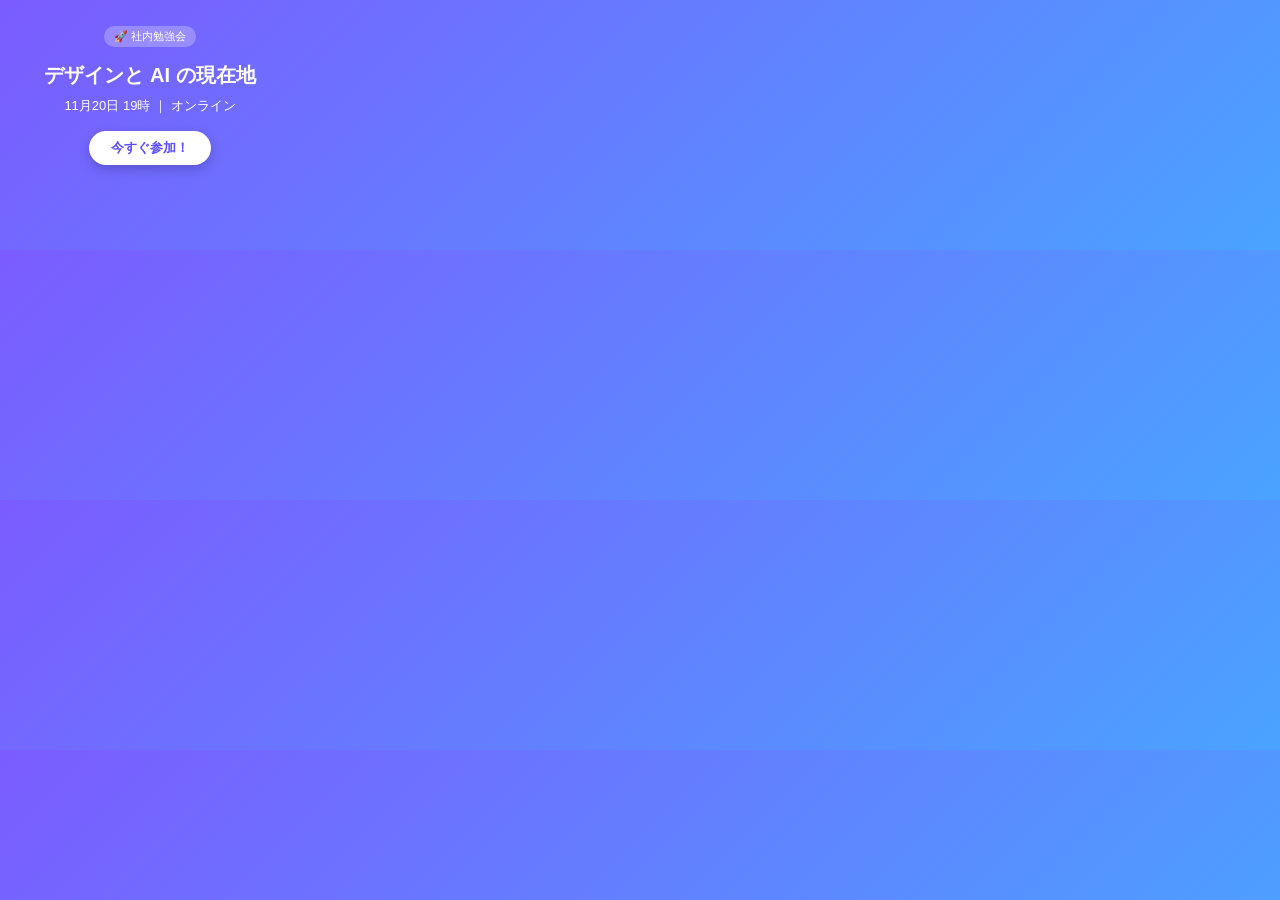
<file: plugin/benchmark-starter/cases/starter-banner-bad/work/banner/index.html>
<!doctype html>
<html lang="ja"><head><meta charset="utf-8"><meta name="viewport" content="width=device-width,initial-scale=1">
<style>*{box-sizing:border-box;margin:0;padding:0}body{width:300px;height:250px;background:linear-gradient(135deg,#7b5cff,#4aa3ff);color:#fff;font-family:"Hiragino Sans",sans-serif;text-align:center;padding:26px 16px}
.badge{display:inline-block;font-size:11px;background:rgba(255,255,255,.25);border-radius:999px;padding:3px 10px}
h1{margin-top:14px;font-size:20px;line-height:1.4}
p{font-size:13px;margin-top:8px}
.btn{display:inline-block;margin-top:16px;background:#fff;color:#5b4cff;border-radius:999px;padding:8px 22px;font-size:13px;font-weight:700;box-shadow:0 4px 12px rgba(0,0,0,.2)}</style></head>
<body><span class="badge">🚀 社内勉強会</span><h1>デザインと AI の現在地</h1><p>11月20日 19時 ｜ オンライン</p><span class="btn">今すぐ参加！</span></body></html>
</file>
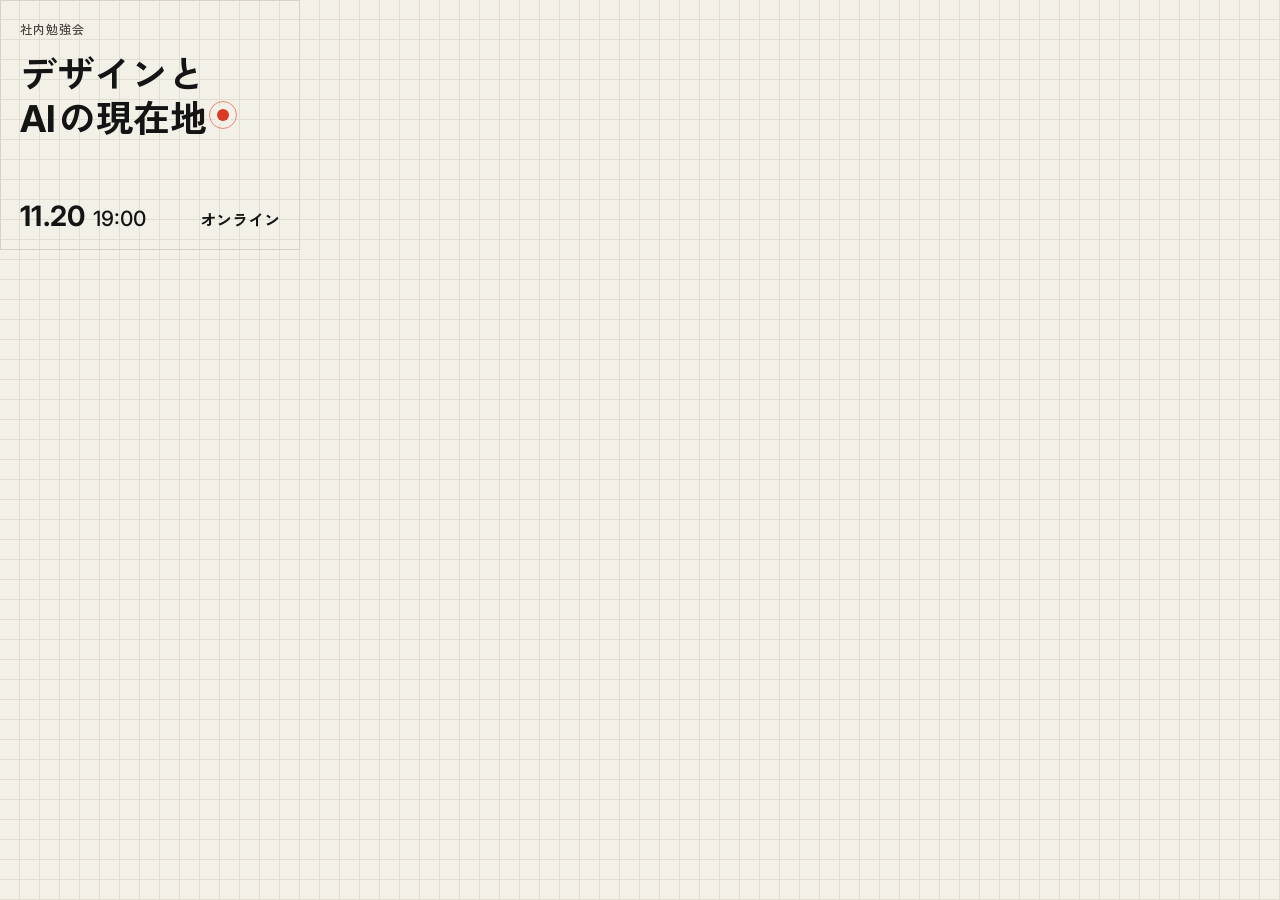
<file: plugin/benchmark-starter/cases/starter-banner-good/work/banner/index.html>
<!doctype html>
<html lang="ja"><head><meta charset="utf-8"><meta name="viewport" content="width=device-width,initial-scale=1"><link rel="preconnect" href="https://fonts.googleapis.com"><link rel="preconnect" href="https://fonts.gstatic.com" crossorigin><link rel="stylesheet" href="https://fonts.googleapis.com/css2?family=Inter:wght@500;700&family=Zen+Kaku+Gothic+New:wght@500;700&display=swap">
<!-- 題の「現在地」を、地図の格子と現在地のマーカーで見せる。文字の段階は 12/16/21/28/37（比率 1.33） -->
<style>*{box-sizing:border-box;margin:0;padding:0}
:root{--paper:#f3f0e8;--ink:#141414;--grid:#e2ddd1;--pin:#d83b22;--sub:#4a4740}
body{width:300px;height:250px;background:var(--paper);color:var(--ink);font-family:"Inter","Zen Kaku Gothic New",sans-serif;padding:20px;display:flex;flex-direction:column;position:relative;overflow:hidden;
  background-image:linear-gradient(var(--grid) 1px,transparent 1px),linear-gradient(90deg,var(--grid) 1px,transparent 1px);background-size:20px 20px;background-position:-1px -1px;box-shadow:inset 0 0 0 1px #d8d2c4}
.label{font-size:12px;font-weight:500;letter-spacing:.08em;color:var(--sub)}
h1{margin-top:16px;font-size:37px;font-weight:700;line-height:1.2;font-feature-settings:"palt";letter-spacing:0;word-break:auto-phrase}
h1 .lat{margin-right:.08em}
.pin{display:inline-block;position:relative;width:12px;height:12px;margin-left:10px;vertical-align:.32em}
.pin::before{content:"";position:absolute;inset:0;border-radius:50%;background:var(--pin);box-shadow:0 0 0 3px var(--paper)}
.pin::after{content:"";position:absolute;inset:-8px;border-radius:50%;border:1px solid var(--pin);opacity:.55}
.meta{margin-top:auto;display:flex;align-items:baseline;gap:8px}
.date{font-size:28px;font-weight:700;letter-spacing:.01em;line-height:1}
.time{font-size:21px;font-weight:500;line-height:1}
.place{margin-left:auto;font-size:16px;font-weight:700;line-height:1}</style></head>
<body><p class="label">社内勉強会</p>
<h1>デザインと<br><span class="lat">AI</span>の現在地<span class="pin" aria-hidden="true"></span></h1>
<div class="meta"><p class="date">11.20</p><p class="time">19:00</p><p class="place">オンライン</p></div></body></html>
</file>
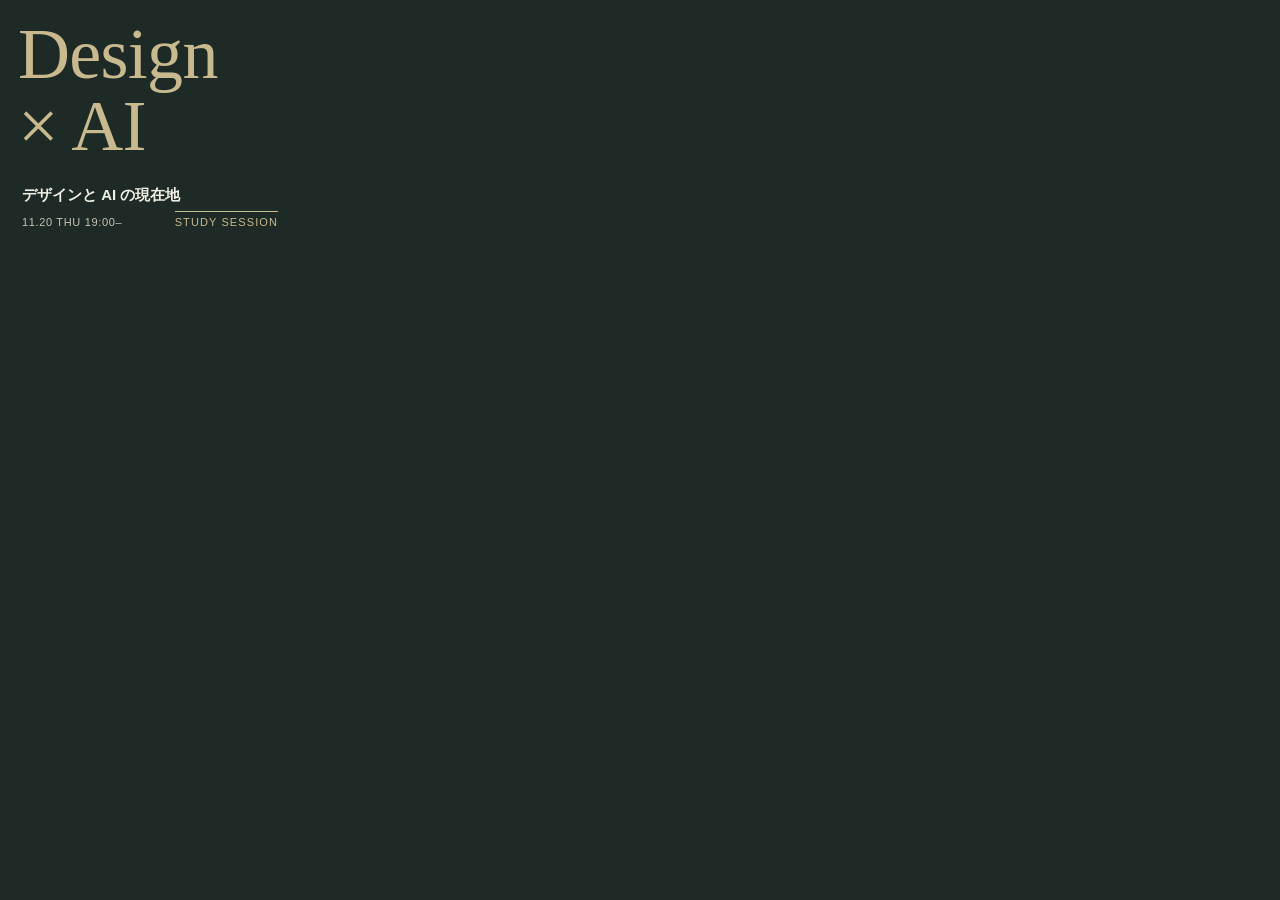
<file: plugin/benchmark-starter/cases/starter-banner-near/work/banner/index.html>
<!doctype html>
<html lang="ja"><head><meta charset="utf-8"><style>
  html, body { margin: 0; }
  body { width: 300px; height: 250px; overflow: hidden; background: #1d2a26; color: #f2efe6; font-family: "Hiragino Sans", sans-serif; }
  .wrap { position: relative; box-sizing: border-box; width: 300px; height: 250px; padding: 22px; }
  .big { position: absolute; left: 18px; top: 18px; font-family: "Hiragino Mincho ProN", serif; font-size: 72px; line-height: 1; letter-spacing: -.01em; color: #c9b98f; }
  .big span { display: block; }
  .title { position: absolute; left: 22px; bottom: 44px; font-size: 15px; line-height: 1.5; font-weight: 600; }
  .date { position: absolute; left: 22px; bottom: 22px; font-size: 11px; letter-spacing: .06em; color: #c9c4b4; }
  .tag { position: absolute; right: 22px; bottom: 22px; font-size: 11px; letter-spacing: .1em; color: #c9b98f; border-top: 1px solid #c9b98f; padding-top: 4px; }
</style></head><body>
<div class="wrap">
  <div class="big"><span>Design</span><span>× AI</span></div>
  <div class="title">デザインと AI の現在地</div>
  <div class="date">11.20 THU 19:00–</div>
  <div class="tag">STUDY SESSION</div>
</div>
</body></html>
</file>
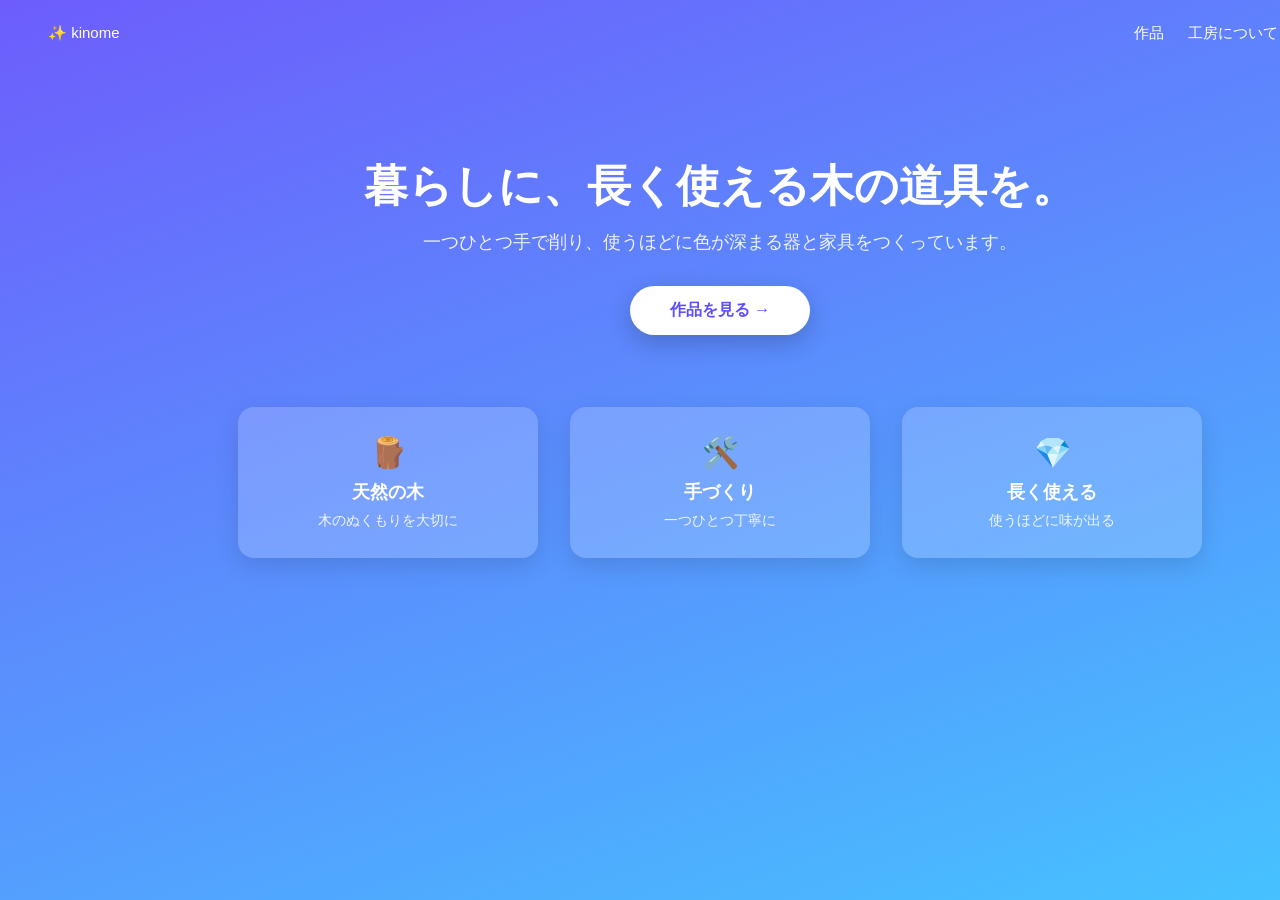
<file: plugin/benchmark-starter/cases/starter-lp-bad/work/lp/index.html>
<!doctype html>
<html lang="ja"><head><meta charset="utf-8"><meta name="viewport" content="width=device-width,initial-scale=1">
<style>*{box-sizing:border-box;margin:0;padding:0}body{width:1440px;height:900px;background:linear-gradient(160deg,#6d5dfc,#46c2ff);color:#fff;font-family:"Hiragino Sans",sans-serif;text-align:center;overflow:hidden}
header{display:flex;justify-content:space-between;padding:24px 48px;font-size:15px}
nav span{margin-left:24px}
h1{margin-top:90px;font-size:44px}
.sub{margin-top:14px;font-size:18px;opacity:.9}
.btn{display:inline-block;margin-top:32px;background:#fff;color:#5b4cff;border-radius:999px;padding:14px 40px;font-weight:700;box-shadow:0 8px 24px rgba(0,0,0,.2)}
.cards{display:grid;grid-template-columns:repeat(3,300px);gap:32px;justify-content:center;margin-top:72px}
.card{background:rgba(255,255,255,.18);border-radius:16px;padding:28px;box-shadow:0 8px 24px rgba(0,0,0,.12)}
.card b{display:block;font-size:30px}
.card h3{margin-top:10px;font-size:18px}
.card p{margin-top:8px;font-size:14px;opacity:.9}</style></head>
<body><header><span>✨ kinome</span><nav><span>作品</span><span>工房について</span><span>お問い合わせ</span></nav></header>
<h1>暮らしに、長く使える木の道具を。</h1><p class="sub">一つひとつ手で削り、使うほどに色が深まる器と家具をつくっています。</p><span class="btn">作品を見る →</span>
<div class="cards"><div class="card"><b>🪵</b><h3>天然の木</h3><p>木のぬくもりを大切に</p></div><div class="card"><b>🛠️</b><h3>手づくり</h3><p>一つひとつ丁寧に</p></div><div class="card"><b>💎</b><h3>長く使える</h3><p>使うほどに味が出る</p></div></div></body></html>
</file>
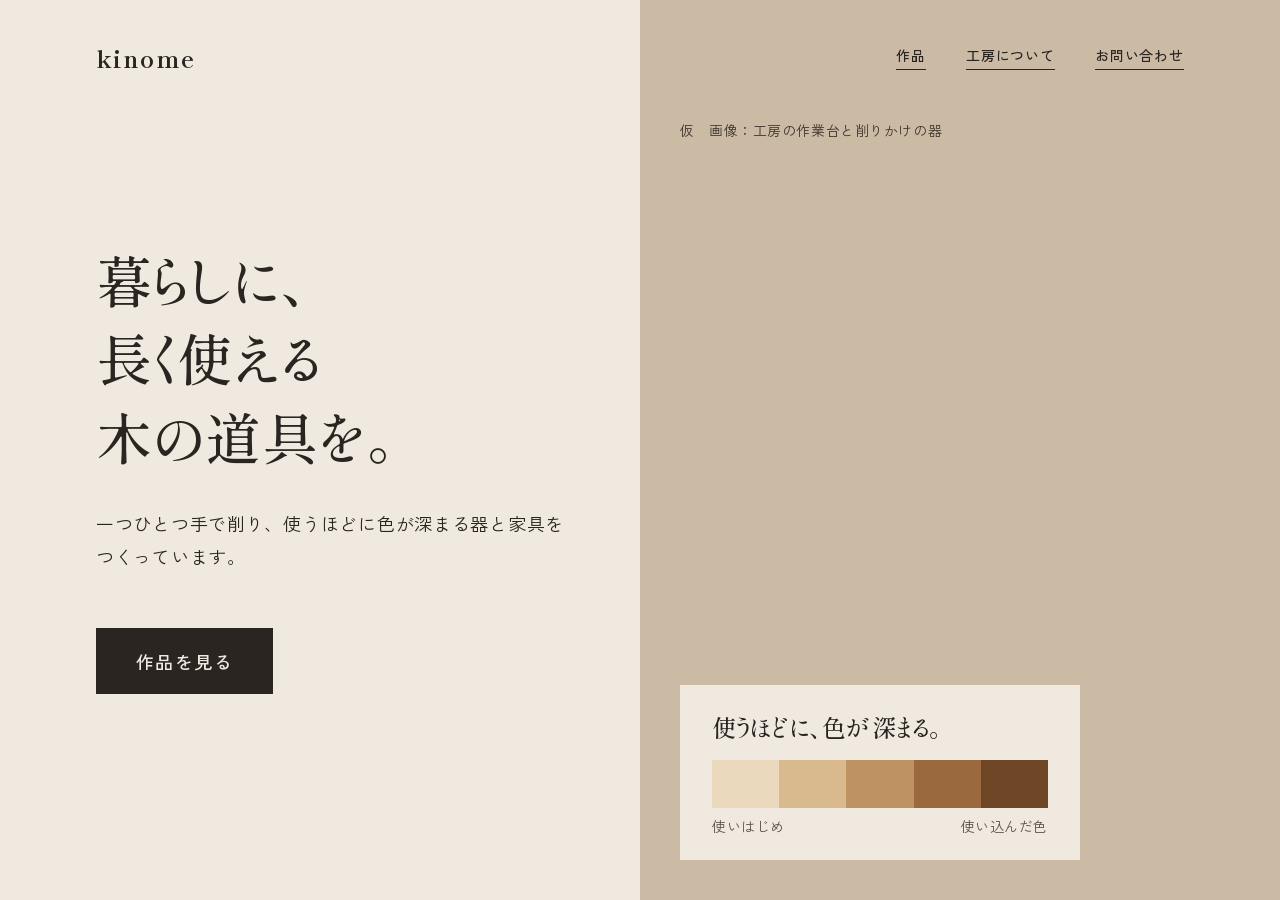
<file: plugin/benchmark-starter/cases/starter-lp-good/work/lp/index.html>
<!doctype html>
<html lang="ja"><head><meta charset="utf-8"><meta name="viewport" content="width=device-width,initial-scale=1"><link rel="preconnect" href="https://fonts.googleapis.com"><link rel="preconnect" href="https://fonts.gstatic.com" crossorigin><link rel="stylesheet" href="https://fonts.googleapis.com/css2?family=Shippori+Mincho+B1:wght@500;700&family=Zen+Kaku+Gothic+New:wght@400;500&display=swap">
<!-- 「使うほどに色が深まる」を、写真の上に置いた5段の木の色見本で見せる。文字の段階は 14/18/24/32/56（比率 1.33） -->
<style>*{box-sizing:border-box;margin:0;padding:0}
:root{--paper:#efe9e0;--ink:#2a2521;--sub:#5a5048;--photo:#cbbba5;--m:96px;
  --w1:#ead9bd;--w2:#d9b98e;--w3:#bf9262;--w4:#9a6a3e;--w5:#6e4626}
body{background:var(--paper);color:var(--ink);font-family:"Zen Kaku Gothic New",sans-serif;line-break:strict}
a{color:inherit;text-decoration:none}
.fv{position:relative;height:100vh;display:grid;grid-template-columns:1fr 640px}
header{position:absolute;inset:0 0 auto 0;display:flex;justify-content:space-between;align-items:center;padding:40px var(--m);z-index:2}
.logo{font-family:"Shippori Mincho B1",serif;font-size:24px;font-weight:700;letter-spacing:.06em}
nav{display:flex;gap:40px;font-size:14px;font-weight:500;letter-spacing:.06em}
nav a{padding-bottom:4px;border-bottom:1px solid currentColor}
.menu{display:none;font-size:14px;font-weight:500;letter-spacing:.06em;padding-bottom:4px;border-bottom:1px solid currentColor}
.copy{padding:240px 64px 96px var(--m)}
h1{font-family:"Shippori Mincho B1",serif;font-weight:500;font-size:56px;line-height:1.4;letter-spacing:.02em;font-feature-settings:"palt";word-break:auto-phrase}
.lead{margin-top:32px;max-width:36em;font-size:18px;line-height:1.8;letter-spacing:.04em;word-break:auto-phrase}
.btn{display:inline-block;margin-top:56px;background:var(--ink);color:var(--paper);padding:20px 40px;font-size:18px;font-weight:500;letter-spacing:.08em}
/* 写真の場所（仮）。右端と上下は画面の端まで */
.photo{position:relative;background:var(--photo);display:flex;flex-direction:column;justify-content:flex-end;padding:40px}
.photo .cap{position:absolute;top:120px;left:40px;font-size:14px;color:#3f362e;letter-spacing:.04em}
.aging{background:var(--paper);padding:24px 32px 24px;width:400px}
.aging p{font-family:"Shippori Mincho B1",serif;font-size:24px;font-weight:500;letter-spacing:.02em;font-feature-settings:"palt"}
.chips{margin-top:16px;display:grid;grid-template-columns:repeat(5,1fr);height:48px}
.chips i:nth-child(1){background:var(--w1)}.chips i:nth-child(2){background:var(--w2)}.chips i:nth-child(3){background:var(--w3)}.chips i:nth-child(4){background:var(--w4)}.chips i:nth-child(5){background:var(--w5)}
.ends{margin-top:8px;display:flex;justify-content:space-between;font-size:14px;color:var(--sub);letter-spacing:.04em}
@media (max-width:767px){
  :root{--m:24px}
  .fv{display:flex;flex-direction:column}
  header{position:static;padding:20px var(--m)}
  nav{display:none}
  .menu{display:inline-block}
  .copy{padding:32px var(--m) 40px}
  h1{font-size:32px}
  .lead{margin-top:24px;font-size:16px;max-width:22em}
  .btn{margin-top:32px;padding:16px 32px;font-size:16px}
  .photo{flex:1;min-height:0;padding:16px 24px}
  .photo .cap{top:16px;left:24px}
  .aging{width:auto;padding:12px 16px}
  .aging p{font-size:18px}
  .chips{margin-top:8px;height:24px}
}</style></head>
<body><section class="fv">
<header><p class="logo">kinome</p><nav><a href="#works">作品</a><a href="#works">工房について</a><a href="#works">お問い合わせ</a></nav><a class="menu" href="#works">メニュー</a></header>
<div class="copy"><h1>暮らしに、<br>長く使える<br>木の道具を。</h1><p class="lead">一つひとつ手で削り、使うほどに色が深まる器と家具をつくっています。</p>
<a class="btn" href="#works">作品を見る</a></div>
<div class="photo" data-provisional="image" data-label="画像：工房の作業台と削りかけの器" role="img" aria-label="仮の画像：工房の作業台と削りかけの器"><p class="cap">仮　画像：工房の作業台と削りかけの器</p>
<div class="aging"><p>使うほどに、色が深まる。</p><div class="chips" aria-hidden="true"><i></i><i></i><i></i><i></i><i></i></div><div class="ends"><span>使いはじめ</span><span>使い込んだ色</span></div></div></div>
</section></body></html>
</file>
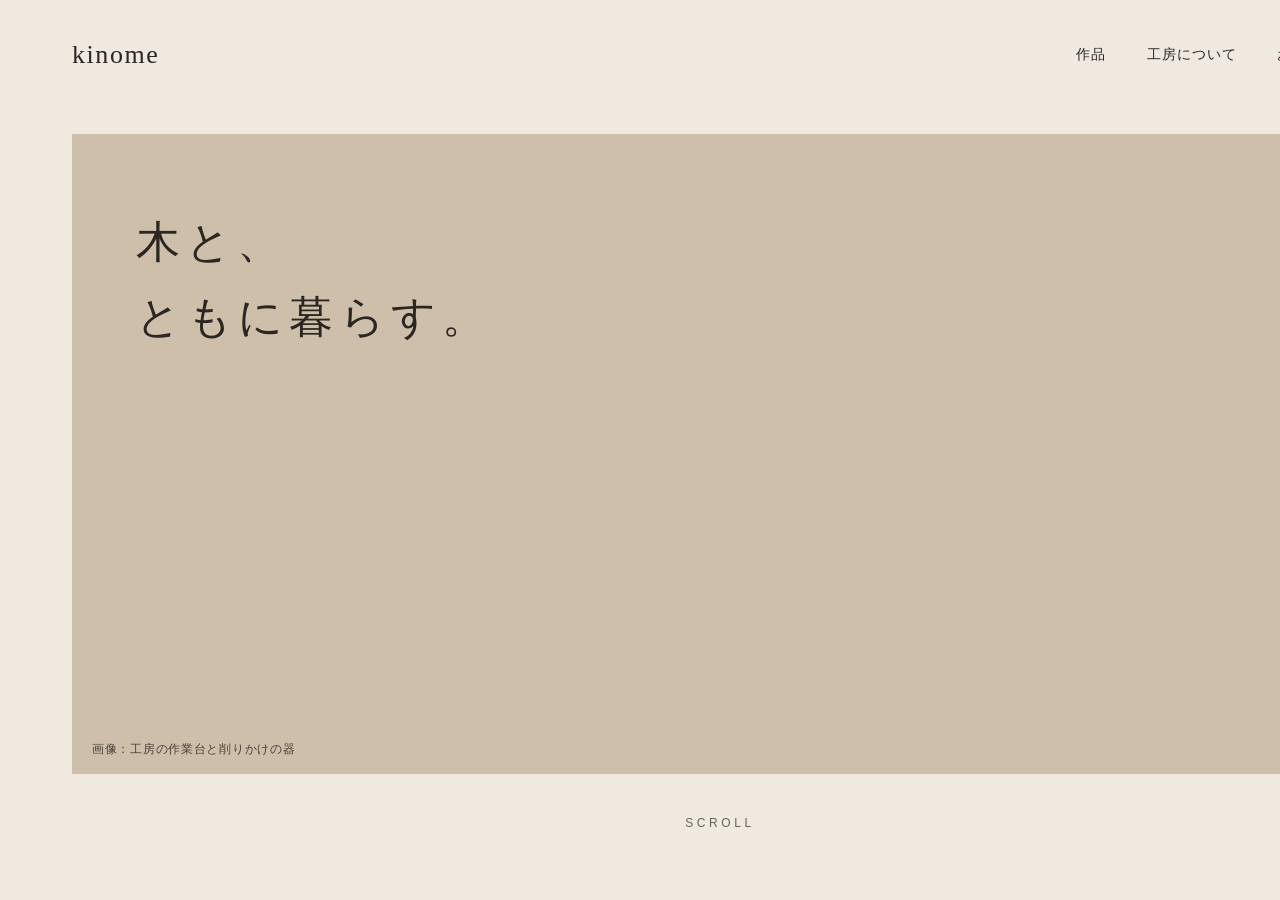
<file: plugin/benchmark-starter/cases/starter-lp-near/work/lp/index.html>
<!doctype html>
<html lang="ja"><head><meta charset="utf-8"><title>kinome</title><style>
  html, body { margin: 0; }
  body { width: 1440px; height: 900px; overflow: hidden; background: #efe9e0; color: #2a2622; font-family: "Hiragino Mincho ProN", serif; }
  nav { display: flex; justify-content: space-between; align-items: center; padding: 40px 72px; font-family: "Hiragino Sans", sans-serif; }
  .logo { font-family: "Hiragino Mincho ProN", serif; font-size: 26px; letter-spacing: .06em; }
  nav ul { display: flex; gap: 40px; margin: 0; padding: 0; list-style: none; font-size: 14px; letter-spacing: .08em; }
  .hero { position: relative; height: 740px; }
  .img { position: absolute; left: 72px; top: 24px; width: 1296px; height: 640px; background: #cdbfaa; }
  .img .cap { position: absolute; left: 20px; bottom: 16px; font-family: "Hiragino Sans", sans-serif; font-size: 12px; color: #4a4138; letter-spacing: .06em; }
  .copy { position: absolute; left: 136px; top: 96px; font-size: 44px; line-height: 1.7; letter-spacing: .14em; color: #2a2622; }
  .scroll { position: absolute; left: 50%; bottom: 20px; transform: translateX(-50%); font-family: "Hiragino Sans", sans-serif; font-size: 12px; letter-spacing: .3em; color: #6b6158; }
</style></head><body>
<nav><div class="logo">kinome</div><ul><li>作品</li><li>工房について</li><li>お問い合わせ</li></ul></nav>
<div class="hero">
  <div class="img" data-provisional="image" data-label="工房の作業台と削りかけの器"><span class="cap">画像：工房の作業台と削りかけの器</span></div>
  <div class="copy">木と、<br>ともに暮らす。</div>
  <div class="scroll">SCROLL</div>
</div>
</body></html>
</file>
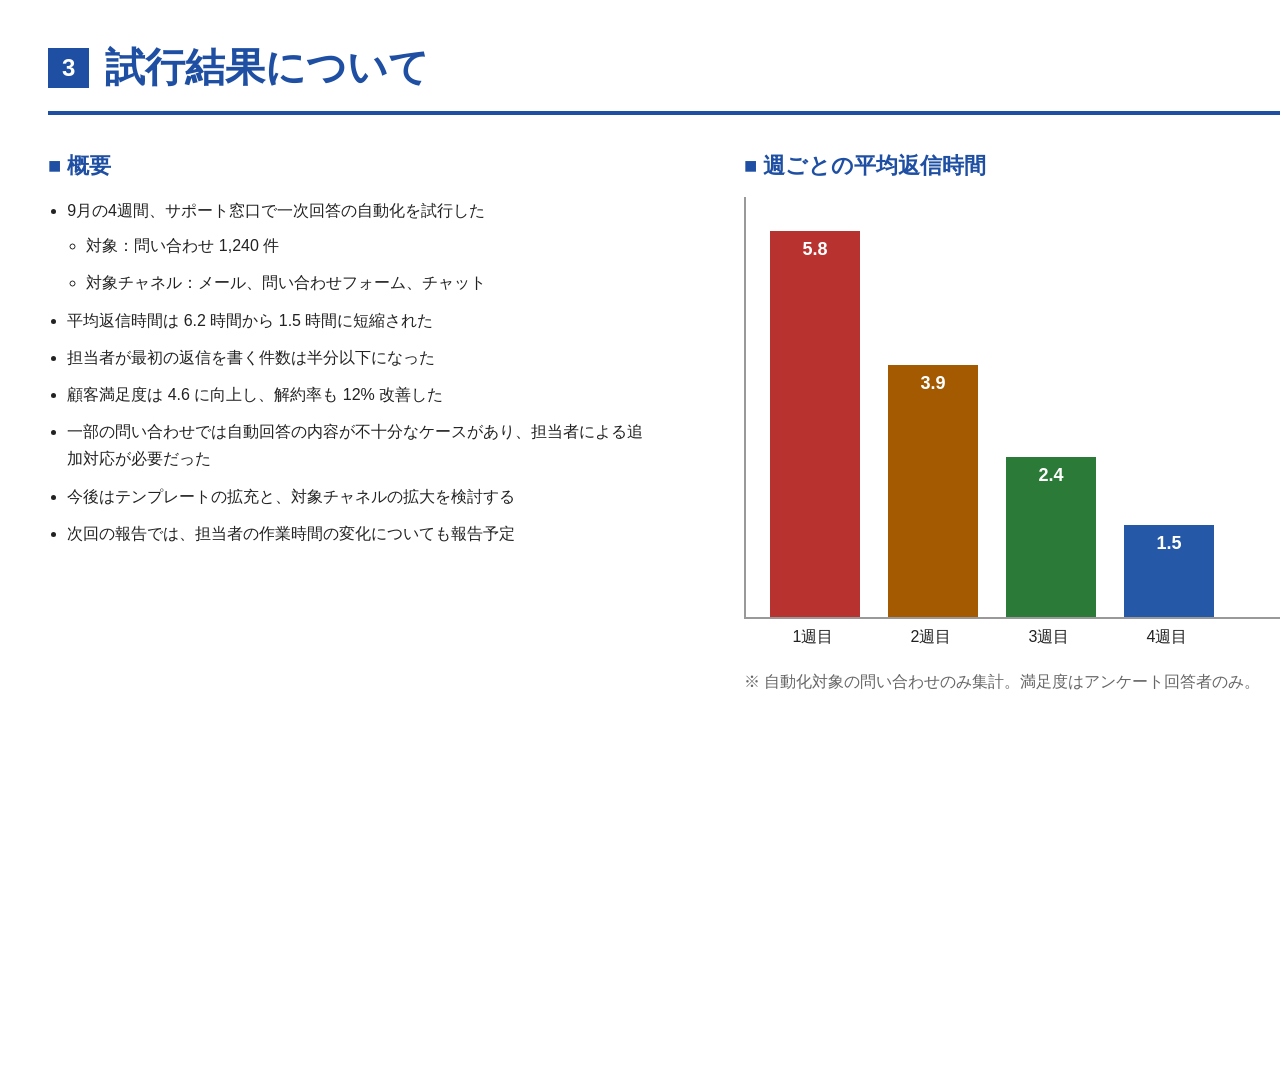
<file: plugin/benchmark-starter/cases/starter-slide-bad/work/slide/index.html>
<!doctype html>
<html lang="ja"><head><meta charset="utf-8"><style>
  html, body { margin: 0; }
  body { width: 1920px; height: 1080px; background: #ffffff; color: #222222; font-family: "Hiragino Sans", sans-serif; }
  .slide { box-sizing: border-box; width: 1920px; height: 1080px; padding: 40px 48px; }
  header { display: flex; align-items: center; gap: 16px; border-bottom: 4px solid #1e4fa3; padding-bottom: 16px; }
  header .num { background: #1e4fa3; color: #ffffff; font-size: 24px; font-weight: 700; padding: 6px 14px; }
  h1 { margin: 0; font-size: 40px; font-weight: 700; color: #1e4fa3; }
  .cols { display: grid; grid-template-columns: 600px 1fr; gap: 96px; margin-top: 36px; }
  ul { margin: 0; padding-left: 1.2em; font-size: 16px; line-height: 1.7; }
  li { margin-bottom: 10px; }
  li ul { margin-top: 8px; }
  h2 { font-size: 22px; margin: 0 0 16px; color: #1e4fa3; }
  .chart { display: flex; align-items: flex-end; gap: 28px; height: 420px; border-left: 2px solid #999999; border-bottom: 2px solid #999999; padding: 0 24px; }
  .chart div { width: 90px; color: #ffffff; font-size: 18px; font-weight: 700; text-align: center; padding-top: 8px; box-sizing: border-box; }
  .labels { display: flex; gap: 28px; padding: 8px 24px 0; font-size: 16px; }
  .labels span { width: 90px; text-align: center; }
  .note { margin-top: 24px; font-size: 16px; color: #666666; }
</style></head><body>
<section class="slide">
  <header><span class="num">3</span><h1>試行結果について</h1></header>
  <div class="cols">
    <div>
      <h2>■ 概要</h2>
      <ul>
        <li>9月の4週間、サポート窓口で一次回答の自動化を試行した
          <ul><li>対象：問い合わせ 1,240 件</li><li>対象チャネル：メール、問い合わせフォーム、チャット</li></ul></li>
        <li>平均返信時間は 6.2 時間から 1.5 時間に短縮された</li>
        <li>担当者が最初の返信を書く件数は半分以下になった</li>
        <li>顧客満足度は 4.6 に向上し、解約率も 12% 改善した</li>
        <li>一部の問い合わせでは自動回答の内容が不十分なケースがあり、担当者による追加対応が必要だった</li>
        <li>今後はテンプレートの拡充と、対象チャネルの拡大を検討する</li>
        <li>次回の報告では、担当者の作業時間の変化についても報告予定</li>
      </ul>
    </div>
    <div>
      <h2>■ 週ごとの平均返信時間</h2>
      <div class="chart">
        <div style="height: 92%; background: #b8322f;">5.8</div>
        <div style="height: 60%; background: #a35a00;">3.9</div>
        <div style="height: 38%; background: #2b7a37;">2.4</div>
        <div style="height: 22%; background: #2559a8;">1.5</div>
      </div>
      <div class="labels"><span>1週目</span><span>2週目</span><span>3週目</span><span>4週目</span></div>
      <p class="note">※ 自動化対象の問い合わせのみ集計。満足度はアンケート回答者のみ。</p>
    </div>
  </div>
</section>
</body></html>
</file>
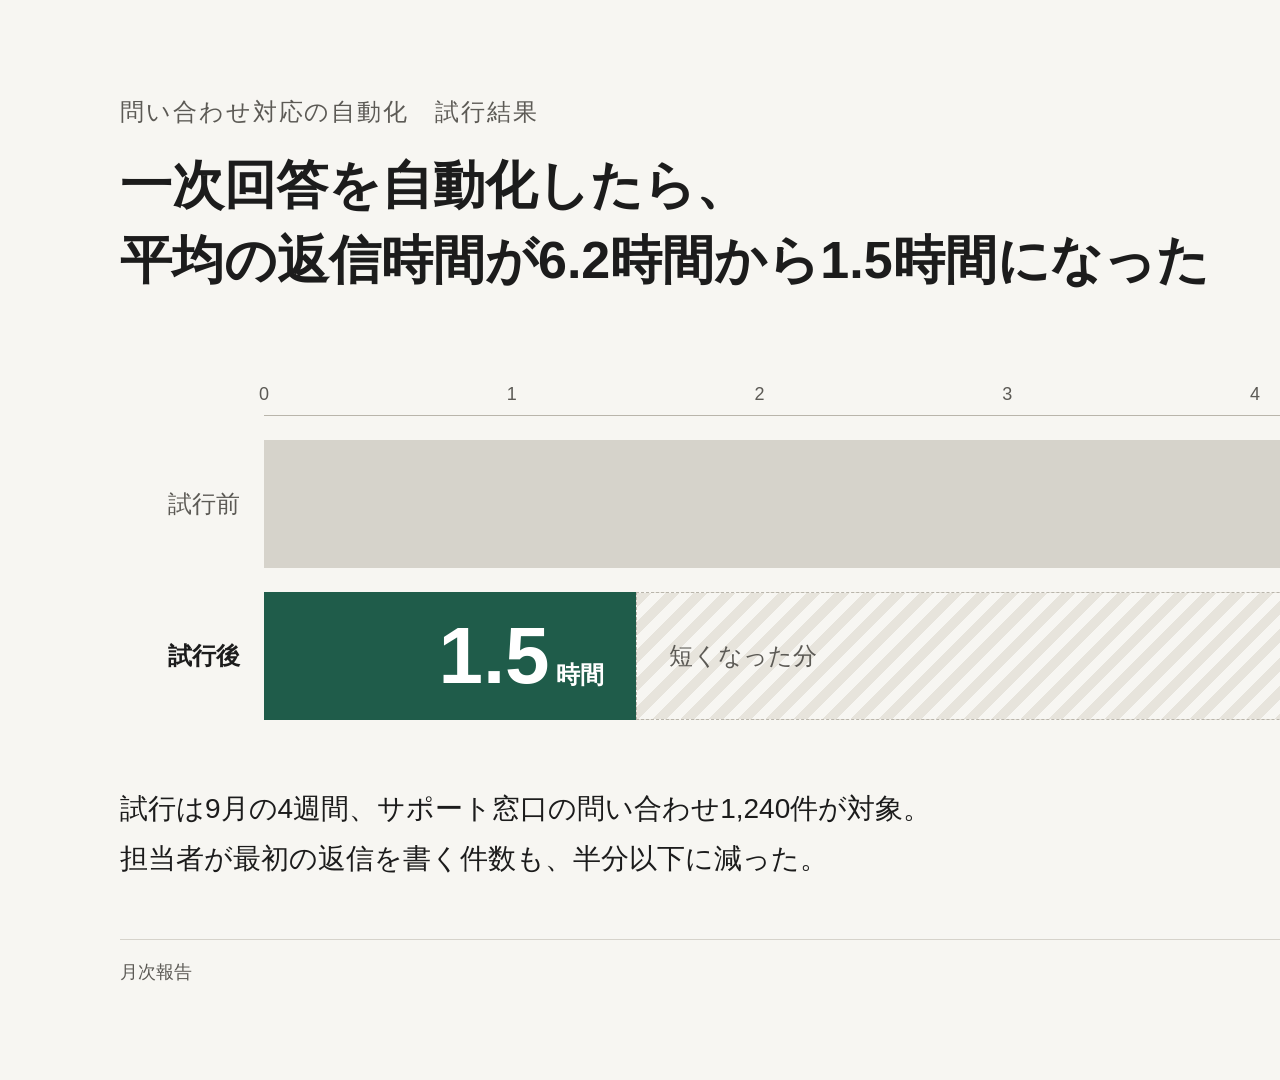
<file: plugin/benchmark-starter/cases/starter-slide-good/work/slide/index.html>
<!doctype html>
<html lang="ja"><head><meta charset="utf-8"><title>月次報告</title><style>
  html, body { margin: 0; }
  body { width: 1920px; height: 1080px; background: #f7f6f2; color: #1c1c1c; font-family: "Hiragino Sans", sans-serif; }
  /* 文字サイズは 18 / 24 / 28 / 52 / 80 の5段 */
  .slide { box-sizing: border-box; width: 1920px; height: 1080px; padding: 96px 120px; display: flex; flex-direction: column; }
  .eyebrow { font-size: 24px; letter-spacing: .08em; color: #5c5a55; }
  h1 { margin: 20px 0 0; font-size: 52px; line-height: 1.45; font-weight: 600; }
  /* 棒の範囲は 1536px = 6.2時間（1時間 ≒ 247.7px）。右端はフッターの罫線と同じ x=1800 */
  .chart { --h: calc(1536px / 6.2); margin-top: 80px; padding-left: 144px; }
  .axis { position: relative; height: 36px; border-bottom: 1px solid #b9b5ab; }
  .axis span { position: absolute; bottom: 10px; transform: translateX(-50%); white-space: nowrap; font-size: 18px; color: #5c5a55; }
  .row { position: relative; display: flex; margin-top: 24px; height: 128px; }
  .row .name { position: absolute; left: -144px; top: 50%; transform: translateY(-50%); width: 120px; text-align: right; font-size: 24px; color: #5c5a55; }
  .row.after .name { color: #1c1c1c; font-weight: 600; }
  .bar { display: flex; align-items: center; box-sizing: border-box; }
  .num { font-size: 80px; line-height: 1; font-weight: 600; }
  .num small { font-size: 24px; font-weight: 600; margin-left: .25em; }
  .before .bar { width: 1536px; background: #d6d3cb; justify-content: flex-end; padding-right: 32px; }
  .after .now { width: calc(var(--h) * 1.5); background: #1f5c4a; color: #ffffff; justify-content: flex-end; padding-right: 32px; }
  .after .gone { flex: 1; background: repeating-linear-gradient(135deg, #e7e4dc 0 10px, #f7f6f2 10px 20px); border: 1px dashed #b9b5ab; color: #5c5a55; font-size: 24px; padding-left: 32px; }
  .lead { margin: 64px 0 0; font-size: 28px; line-height: 1.8; }
  footer { margin-top: auto; font-size: 18px; color: #5c5a55; border-top: 1px solid #d6d3cb; padding-top: 20px; }
</style></head><body>
<section class="slide">
  <div class="eyebrow">問い合わせ対応の自動化　試行結果</div>
  <h1>一次回答を自動化したら、<br>平均の返信時間が6.2時間から1.5時間になった</h1>
  <div class="chart">
    <div class="axis"><span style="left: 0">0</span><span style="left: calc(var(--h) * 1)">1</span><span style="left: calc(var(--h) * 2)">2</span><span style="left: calc(var(--h) * 3)">3</span><span style="left: calc(var(--h) * 4)">4</span><span style="left: calc(var(--h) * 5)">5</span><span style="left: calc(var(--h) * 6)">6時間</span></div>
    <div class="row before"><div class="name">試行前</div><div class="bar"><span class="num">6.2<small>時間</small></span></div></div>
    <div class="row after"><div class="name">試行後</div><div class="bar now"><span class="num">1.5<small>時間</small></span></div><div class="bar gone">短くなった分</div></div>
  </div>
  <p class="lead">試行は9月の4週間、サポート窓口の問い合わせ1,240件が対象。<br>担当者が最初の返信を書く件数も、半分以下に減った。</p>
  <footer>月次報告</footer>
</section>
</body></html>
</file>
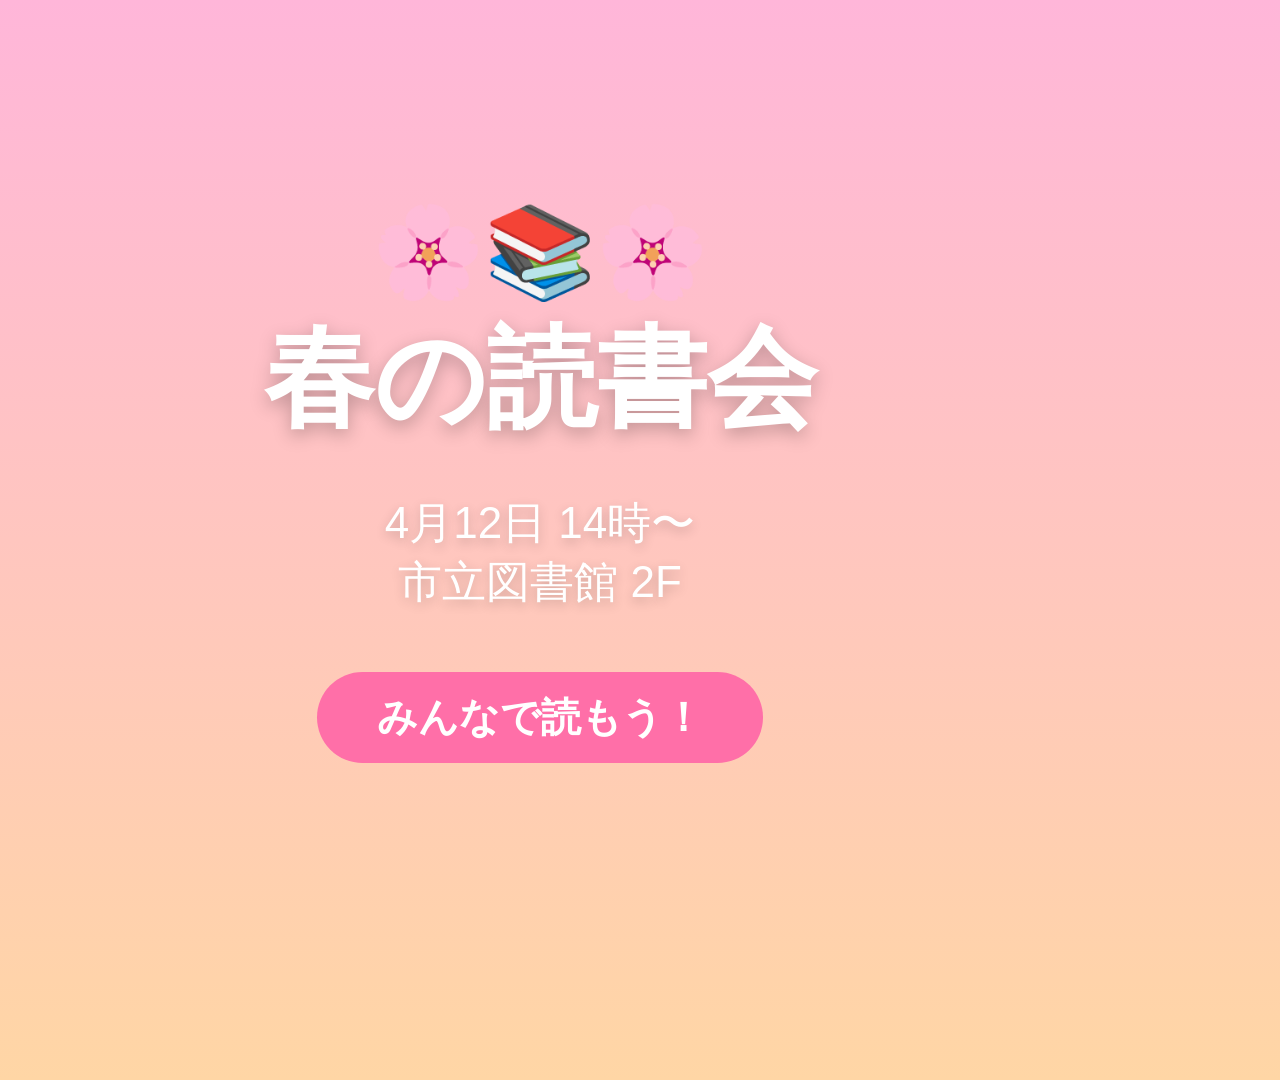
<file: plugin/benchmark-starter/cases/starter-social-bad/work/social/index.html>
<!doctype html>
<html lang="ja"><head><meta charset="utf-8"><meta name="viewport" content="width=device-width,initial-scale=1">
<style>*{box-sizing:border-box;margin:0;padding:0}body{width:1080px;height:1080px;background:linear-gradient(180deg,#ffb6d9,#ffd6a5);color:#fff;font-family:"Hiragino Sans",sans-serif;text-align:center;padding-top:200px}
h1{font-size:110px;text-shadow:0 6px 18px rgba(0,0,0,.25)}
.e{font-size:90px}
p{font-size:44px;margin-top:40px;text-shadow:0 4px 12px rgba(0,0,0,.2)}
.tag{display:inline-block;margin-top:60px;background:#ff6fa8;border-radius:999px;padding:18px 60px;font-size:40px;font-weight:700}</style></head>
<body><div class="e">🌸📚🌸</div><h1>春の読書会</h1><p>4月12日 14時〜<br>市立図書館 2F</p><span class="tag">みんなで読もう！</span></body></html>
</file>
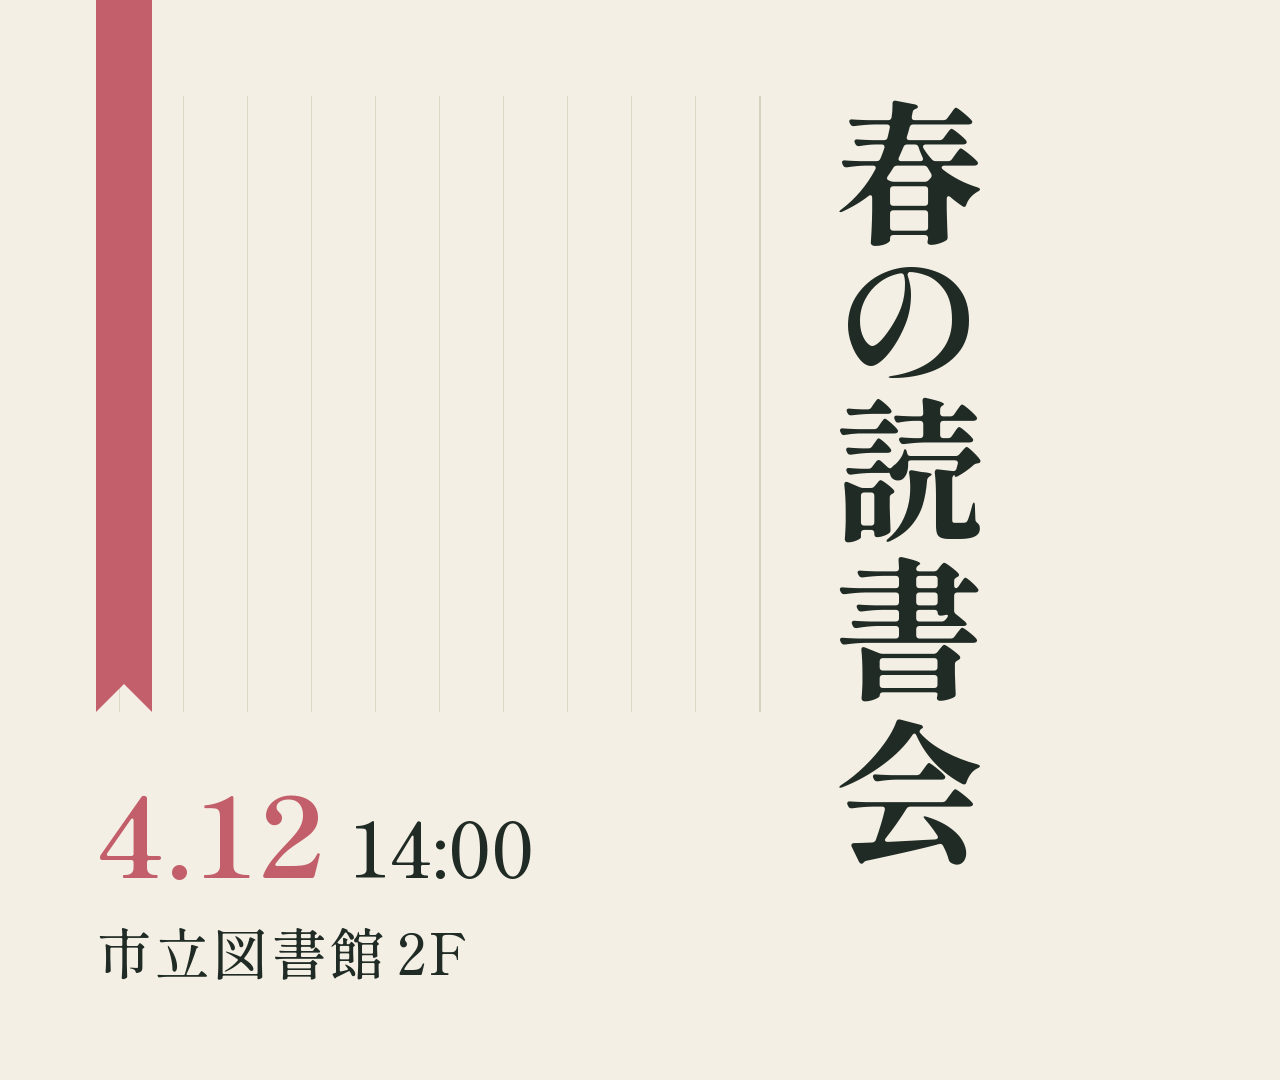
<file: plugin/benchmark-starter/cases/starter-social-good/work/social/index.html>
<!doctype html>
<html lang="ja"><head><meta charset="utf-8"><meta name="viewport" content="width=device-width,initial-scale=1"><link rel="preconnect" href="https://fonts.googleapis.com"><link rel="preconnect" href="https://fonts.gstatic.com" crossorigin><link rel="stylesheet" href="https://fonts.googleapis.com/css2?family=Shippori+Mincho+B1:wght@500;700&display=swap">
<!-- 読書会なので、題を本の背のように縦に組み、上から垂らした桜色の栞の先に日時を置く。書体は明朝1系統、差し色は栞と日付で1色。文字の段階は 56/78/110/154（比率 1.4） -->
<style>*{box-sizing:border-box;margin:0;padding:0}
:root{--paper:#f4efe4;--ink:#1f2b24;--accent:#c25f6a;--line:#d9d1bf}
body{width:1080px;height:1080px;background:var(--paper);color:var(--ink);font-family:"Shippori Mincho B1",serif;position:relative;overflow:hidden}
/* 本の背：右に縦組みの題 */
.spine{position:absolute;top:96px;right:72px;bottom:96px;width:248px;display:flex;justify-content:flex-end}
h1{writing-mode:vertical-rl;font-weight:700;font-size:154px;line-height:1.3;letter-spacing:.04em;font-feature-settings:"vpal"}
/* 頁：綴じ目から左へ、縦組みの行を思わせる細い罫を引く。綴じ目・罫・栞は同じ y=712 で止め、日時には重ねない */
.page{position:absolute;left:96px;top:96px;width:664px;height:616px;background:repeating-linear-gradient(270deg,var(--line) 0 1px,transparent 1px 64px);opacity:.8}
.gutter{position:absolute;left:759px;top:96px;width:2px;height:616px;background:var(--line)}
/* 栞：上の縁から垂らし、先を燕尾に切って日時を指す */
.ribbon{position:absolute;left:96px;top:0;width:56px;height:712px;background:var(--accent);clip-path:polygon(0 0,100% 0,100% 100%,50% calc(100% - 28px),0 100%)}
.info{position:absolute;left:96px;bottom:96px}
.date{display:flex;align-items:baseline;gap:24px;line-height:1}
.date .d{font-size:110px;font-weight:700;color:var(--accent);letter-spacing:0}
.date .t{font-size:78px;font-weight:500}
.place{margin-top:32px;font-size:56px;font-weight:500;letter-spacing:.04em;line-height:1.2}
.place .lat{margin-left:.15em}</style></head>
<body><div class="page" aria-hidden="true"></div><div class="gutter" aria-hidden="true"></div><div class="ribbon" aria-hidden="true"></div>
<div class="spine"><h1>春の読書会</h1></div>
<div class="info"><p class="date"><span class="d">4.12</span><span class="t">14:00</span></p><p class="place">市立図書館<span class="lat">2F</span></p></div></body></html>
</file>
